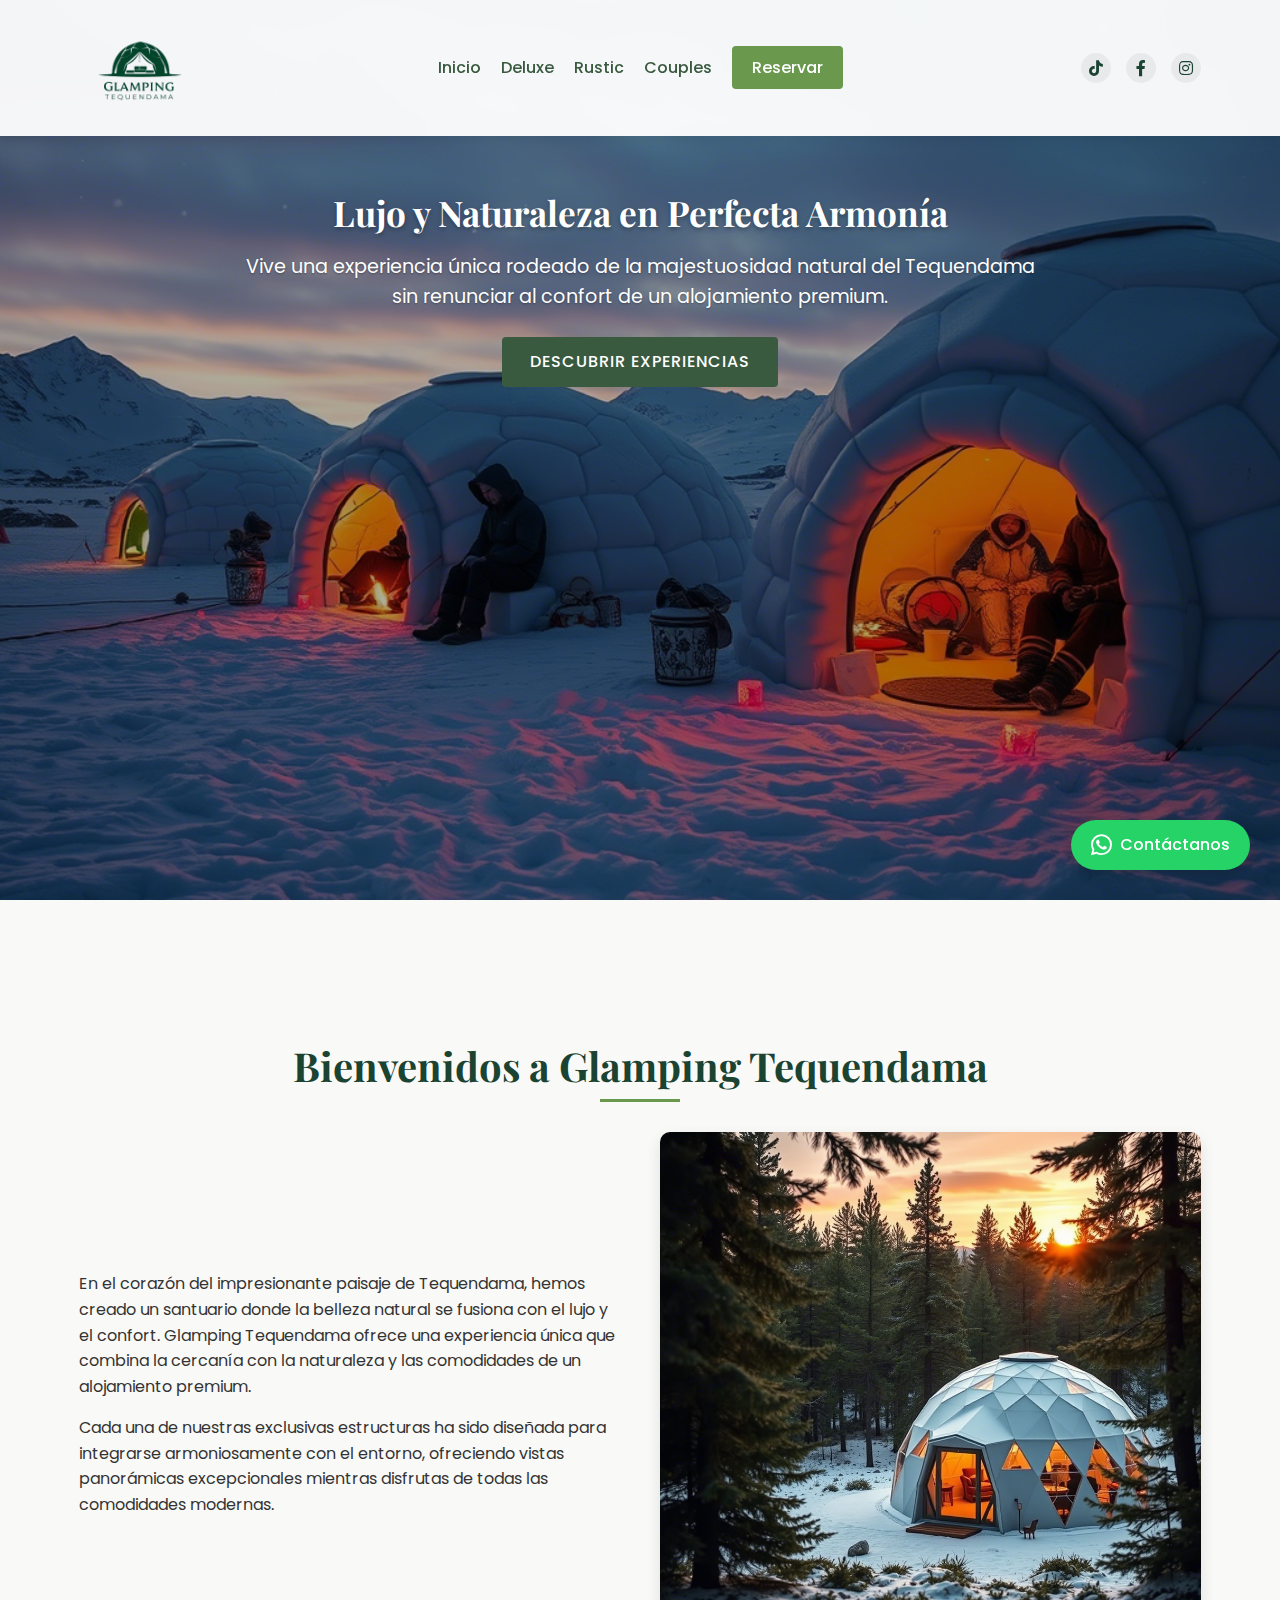
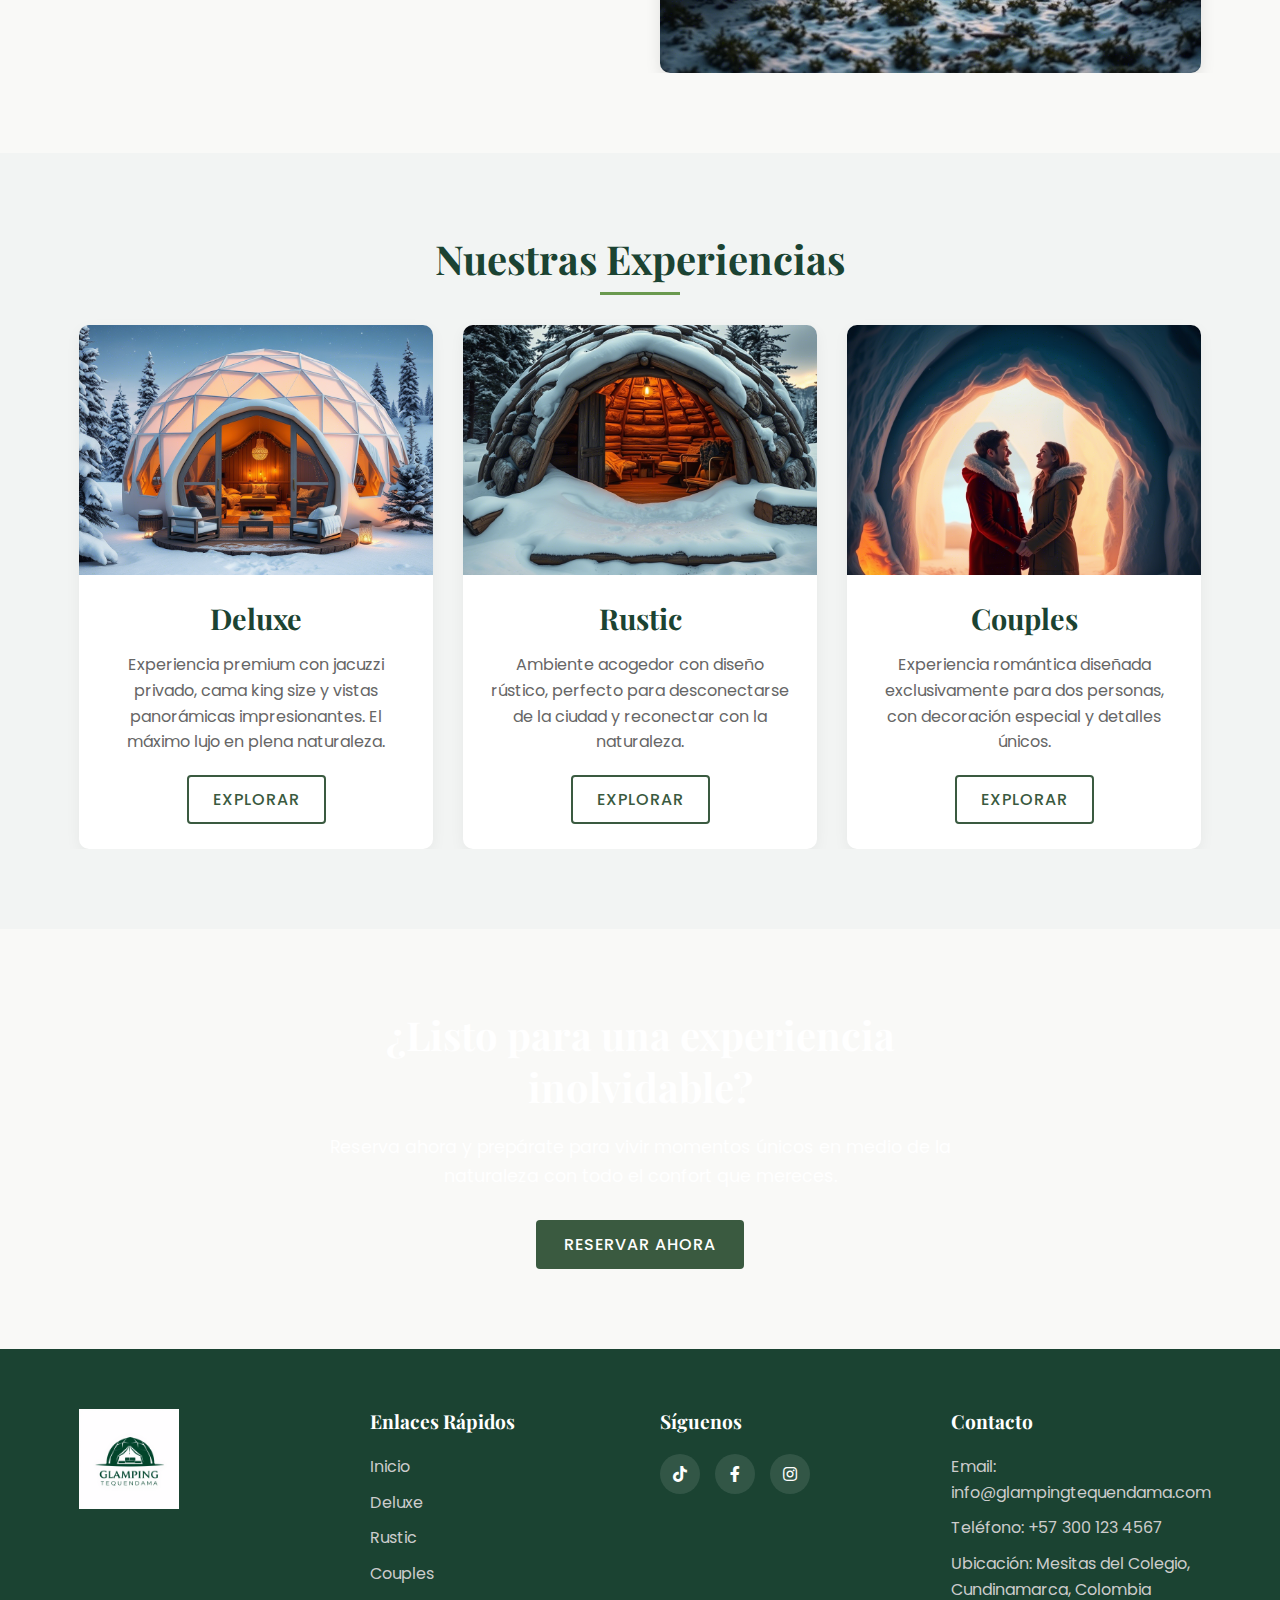
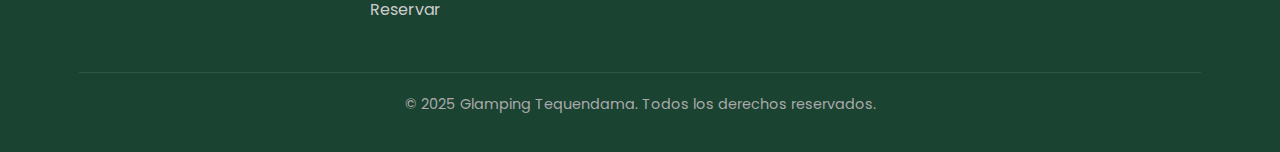
<file: index.html>
<!DOCTYPE html>
<html lang="es">
<head>
    <meta charset="UTF-8">
    <meta name="viewport" content="width=device-width, initial-scale=1.0">
    <title>Glamping Tequendama | Experiencia Premium en la Naturaleza</title>
    <link rel="stylesheet" href="styles.css">
    <link rel="preconnect" href="https://fonts.googleapis.com">
    <link rel="preconnect" href="https://fonts.gstatic.com" crossorigin>
    <link href="https://fonts.googleapis.com/css2?family=Playfair+Display:wght@400;700&family=Poppins:wght@300;400;500;600&display=swap" rel="stylesheet">
    <link rel="stylesheet" href="https://cdnjs.cloudflare.com/ajax/libs/font-awesome/5.15.4/css/all.min.css">
</head>
<body>
    <header>
        <div class="container">
            <div class="logo">
                <a href="index.html">
                    <img src="Logo12.png" alt="Logo Glamping Tequendama">
                </a>
            </div>
                <input type="checkbox" id="check">
                <label for="check" class="menu-icon">
                    <i class="fas fa-bars"></i>
                </label>
                <ul class="nav-links">
                    <li><a href="index.html">Inicio</a></li>
                    <li><a href="deluxe.html">Deluxe</a></li>
                    <li><a href="rustic.html">Rustic</a></li>
                    <li><a href="couples.html">Couples</a></li>
                    <li><a href="reserva.html" class="btn-reserva">Reservar</a></li>
                </ul>
            </nav>
            <!-- Añadir iconos sociales al encabezado -->
            <div class="social-icons">
                <a href="https://www.tiktok.com/@glampingtequendama" target="_blank"><i class="fab fa-tiktok"></i></a>
                <a href="https://www.facebook.com/glampingtequendama" target="_blank"><i class="fab fa-facebook-f"></i></a>
                <a href="https://www.instagram.com/glampingtequendama" target="_blank"><i class="fab fa-instagram"></i></a>
            </div>
        </div>
    </header>

    <section class="hero">
        <div class="hero-overlay"></div>
        <div class="container">
            <div class="hero-content">
                <h2>Lujo y Naturaleza en Perfecta Armonía</h2>
                <p>Vive una experiencia única rodeado de la majestuosidad natural del Tequendama sin renunciar al confort de un alojamiento premium.</p>
                <a href="#glamping-options" class="btn-primary">Descubrir Experiencias</a>
            </div>
        </div>
    </section>

    <!-- Resto del código HTML sin cambios -->
    
    <section id="about" class="about">
        <div class="container">
            <h2 class="section-title">Bienvenidos a Glamping Tequendama</h2>
            <div class="about-content">
                <div class="about-text">
                    <p>En el corazón del impresionante paisaje de Tequendama, hemos creado un santuario donde la belleza natural se fusiona con el lujo y el confort. Glamping Tequendama ofrece una experiencia única que combina la cercanía con la naturaleza y las comodidades de un alojamiento premium.</p>
                    <p>Cada una de nuestras exclusivas estructuras ha sido diseñada para integrarse armoniosamente con el entorno, ofreciendo vistas panorámicas excepcionales mientras disfrutas de todas las comodidades modernas.</p>
                </div>
                <div class="about-image">
                    <img src="index.png" alt="Glamping Deluxe">
                </div>
            </div>
        </div>
    </section>

    <section id="glamping-options" class="glamping-options">
        <div class="container">
            <h2 class="section-title">Nuestras Experiencias</h2>
            <div class="options-grid">
                <div class="option-card">
                    <div class="option-image">
                        <img src="deluxee.png" alt="Glamping Deluxe">
                    </div>
                    <div class="option-content">
                        <h3>Deluxe</h3>
                        <p>Experiencia premium con jacuzzi privado, cama king size y vistas panorámicas impresionantes. El máximo lujo en plena naturaleza.</p>
                        <a href="deluxe.html" class="btn-secondary">Explorar</a>
                    </div>
                </div>

                <div class="option-card">
                    <div class="option-image">
                        <img src="Rustic1.png" alt="Glamping Rustic">
                    </div>
                    <div class="option-content">
                        <h3>Rustic</h3>
                        <p>Ambiente acogedor con diseño rústico, perfecto para desconectarse de la ciudad y reconectar con la naturaleza.</p>
                        <a href="rustic.html" class="btn-secondary">Explorar</a>
                    </div>
                </div>

                <div class="option-card">
                    <div class="option-image">
                        <img src="Couple1.png" alt="Glamping Couples">
                    </div>
                    <div class="option-content">
                        <h3>Couples</h3>
                        <p>Experiencia romántica diseñada exclusivamente para dos personas, con decoración especial y detalles únicos.</p>
                        <a href="couples.html" class="btn-secondary">Explorar</a>
                    </div>
                </div>
            </div>
        </div>
    </section>

    <section class="cta">
        <div class="container">
            <div class="cta-content">
                <h2>¿Listo para una experiencia inolvidable?</h2>
                <p>Reserva ahora y prepárate para vivir momentos únicos en medio de la naturaleza con todo el confort que mereces.</p>
                <a href="reserva.html" class="btn-primary">Reservar Ahora</a>
            </div>
        </div>
    </section>

    <footer>
        <div class="container">
            <div class="footer-content">
                <div class="footer-logo">
                    <a href="index.html">
                        <img src="Logo9.png" alt="Logo Glamping Tequendama">
                    </a>
                </div>
                <div class="footer-links">
                    <h3>Enlaces Rápidos</h3>
                    <ul>
                        <li><a href="index.html">Inicio</a></li>
                        <li><a href="deluxe.html">Deluxe</a></li>
                        <li><a href="rustic.html">Rustic</a></li>
                        <li><a href="couples.html">Couples</a></li>
                        <li><a href="reserva.html">Reservar</a></li>
                    </ul>
                </div>
                <div class="footer-social">
                    <h3>Síguenos</h3>
                    <div class="social-icons">
                        <a href="https://www.tiktok.com/@glampingtequendama" target="_blank"><i class="fab fa-tiktok"></i></a>
                        <a href="https://www.facebook.com/glampingtequendama" target="_blank"><i class="fab fa-facebook-f"></i></a>
                        <a href="https://www.instagram.com/glampingtequendama" target="_blank"><i class="fab fa-instagram"></i></a>
                    </div>
                </div>
                <div class="footer-contact">
                    <h3>Contacto</h3>
                    <p>Email: info@glampingtequendama.com</p>
                    <p>Teléfono: +57 300 123 4567</p>
                    <p>Ubicación: Mesitas del Colegio, Cundinamarca, Colombia</p>
                </div>
            </div>
            <div class="footer-bottom">
                <p>&copy; 2025 Glamping Tequendama. Todos los derechos reservados.</p>
            </div>
        </div>
    </footer>
    <a href="https://wa.me/573001234567" class="whatsapp-float" target="_blank">
        <i class="fab fa-whatsapp"></i>
        <span>Contáctanos</span>
    </a>
</body>
</html>
</file>
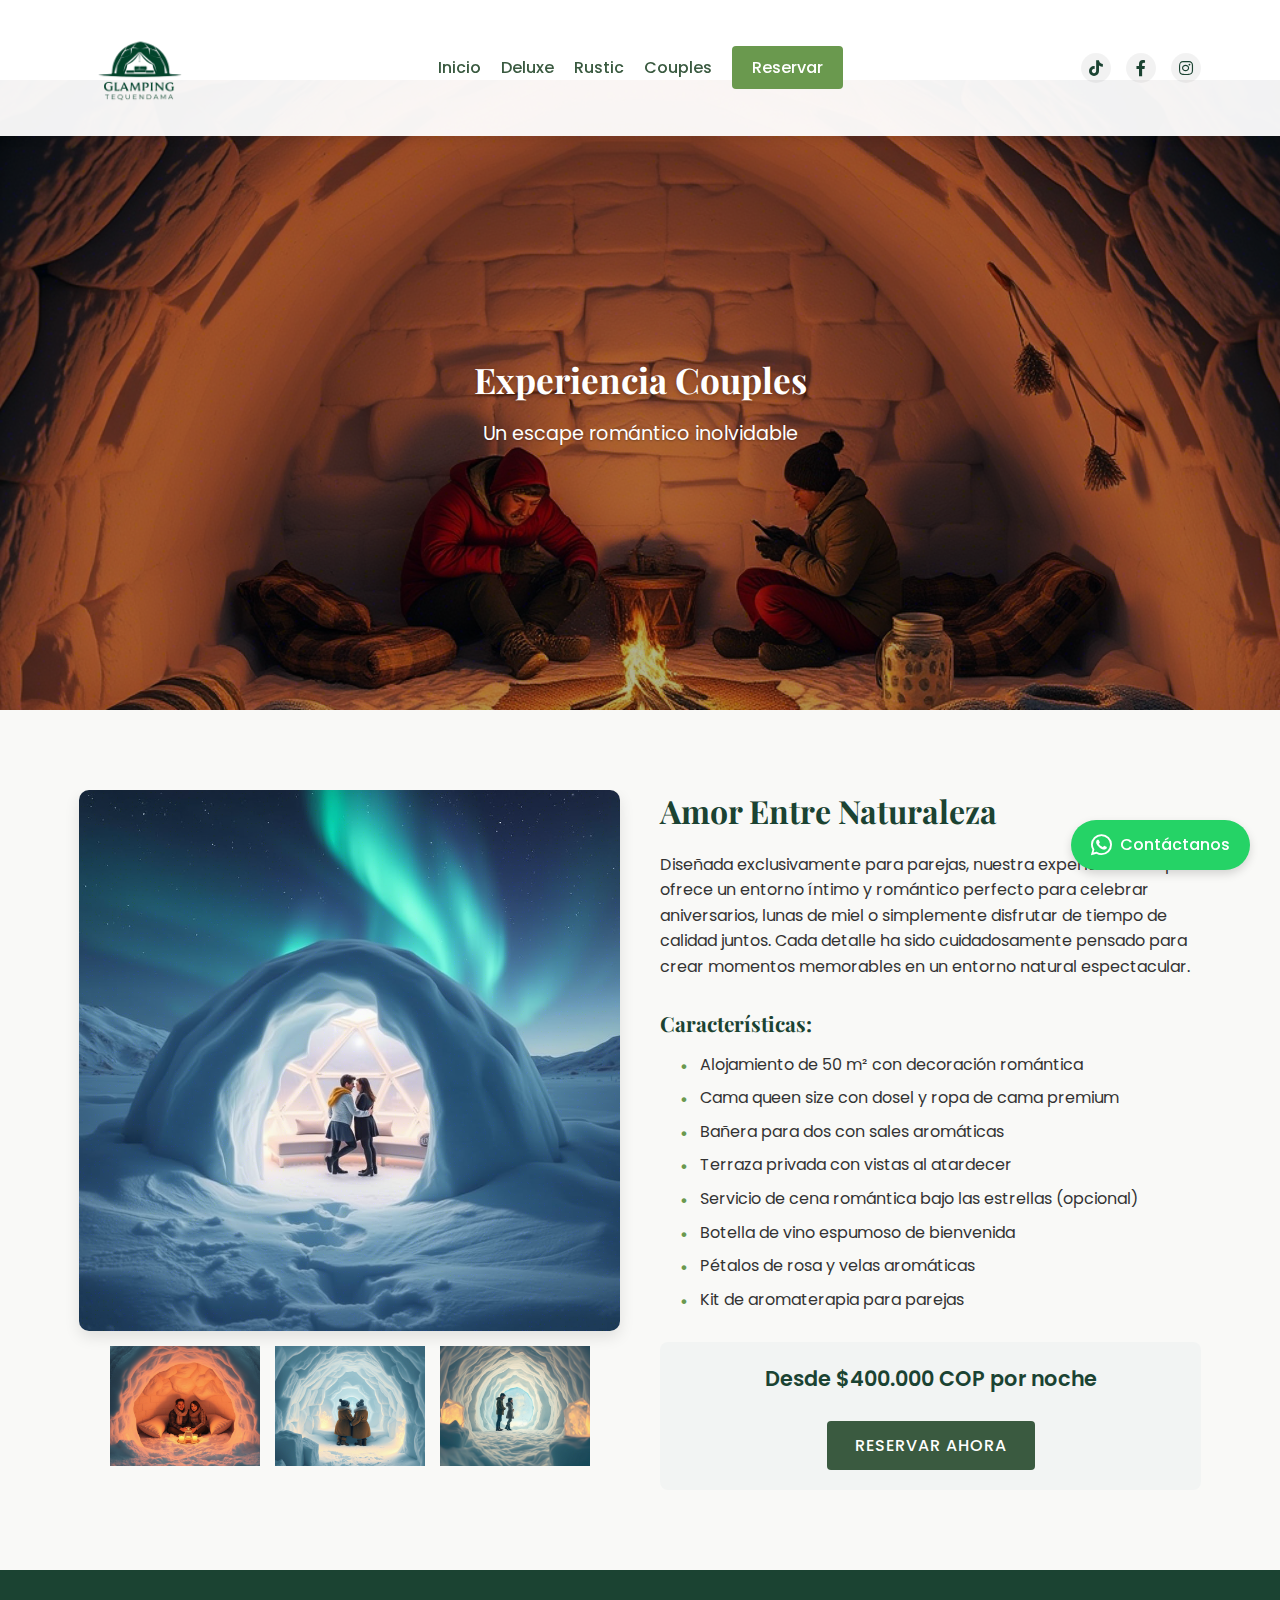
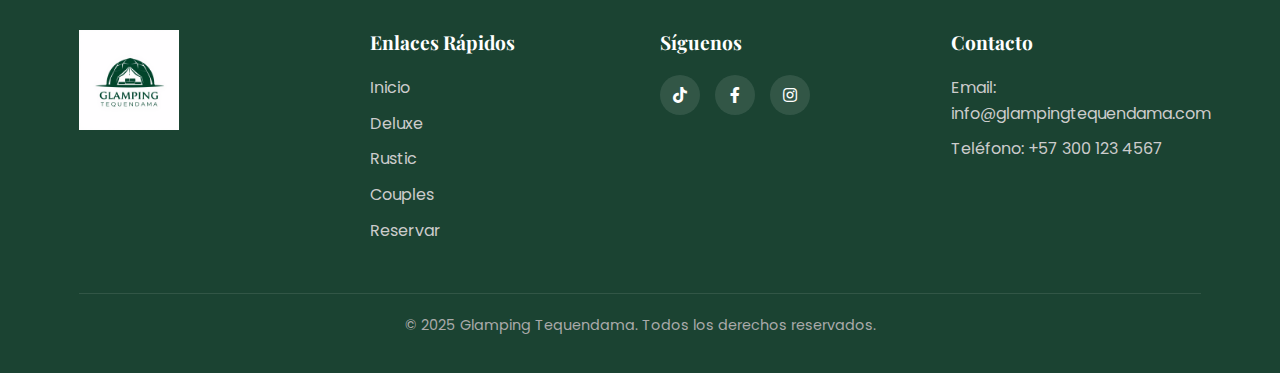
<file: couples.html>
<!DOCTYPE html>
<html lang="es">
<head>
    <meta charset="UTF-8">
    <meta name="viewport" content="width=device-width, initial-scale=1.0">
    <title>Experiencia Couples | Glamping Tequendama</title>
    <link rel="stylesheet" href="styles.css">
    <link rel="preconnect" href="https://fonts.googleapis.com">
    <link rel="preconnect" href="https://fonts.gstatic.com" crossorigin>
    <link href="https://fonts.googleapis.com/css2?family=Playfair+Display:wght@400;700&family=Poppins:wght@300;400;500;600&display=swap" rel="stylesheet">
    <link rel="stylesheet" href="https://cdnjs.cloudflare.com/ajax/libs/font-awesome/5.15.4/css/all.min.css">
</head>
<body>
    <header>
        <div class="container">
            <div class="logo">
                <a href="index.html">
                    <img src="Logo12.png" alt="Logo Glamping Tequendama">
                </a>
            </div>
                <input type="checkbox" id="check">
                <label for="check" class="menu-icon">
                    <i class="fas fa-bars"></i>
                </label>
                <ul class="nav-links">
                    <li><a href="index.html">Inicio</a></li>
                    <li><a href="deluxe.html">Deluxe</a></li>
                    <li><a href="rustic.html">Rustic</a></li>
                    <li><a href="couples.html">Couples</a></li>
                    <li><a href="reserva.html" class="btn-reserva">Reservar</a></li>
                </ul>
            </nav>
            <!-- Añadir iconos sociales al encabezado -->
            <div class="social-icons">
                <a href="https://www.tiktok.com/@glampingtequendama" target="_blank"><i class="fab fa-tiktok"></i></a>
                <a href="https://www.facebook.com/glampingtequendama" target="_blank"><i class="fab fa-facebook-f"></i></a>
                <a href="https://www.instagram.com/glampingtequendama" target="_blank"><i class="fab fa-instagram"></i></a>
            </div>
        </div>
    </header>

    <section class="experience-hero couples-hero">
        <div class="hero-overlay"></div>
        <div class="container">
            <div class="hero-content">
                <h2>Experiencia Couples</h2>
                <p>Un escape romántico inolvidable</p>
            </div>
        </div>
    </section>

    <section class="experience-details">
        <div class="container">
            <div class="experience-content">
                <div class="gallery">
                    <div class="main-image">
                        <img src="Couple2.png" alt="Interior Glamping Couples">
                    </div>
                    <div class="thumbnail-grid">
                        <img src="couple3.png" alt="Detalles Románticos">
                        <img src="couple4.png" alt="Terraza Couples">
                        <img src="couple5.png" alt="Cena Romántica">
                    </div>
                </div>
                <div class="details-text">
                    <h3>Amor Entre Naturaleza</h3>
                    <p>Diseñada exclusivamente para parejas, nuestra experiencia Couples ofrece un entorno íntimo y romántico perfecto para celebrar aniversarios, lunas de miel o simplemente disfrutar de tiempo de calidad juntos. Cada detalle ha sido cuidadosamente pensado para crear momentos memorables en un entorno natural espectacular.</p>
                    
                    <h4>Características:</h4>
                    <ul>
                        <li>Alojamiento de 50 m² con decoración romántica</li>
                        <li>Cama queen size con dosel y ropa de cama premium</li>
                        <li>Bañera para dos con sales aromáticas</li>
                        <li>Terraza privada con vistas al atardecer</li>
                        <li>Servicio de cena romántica bajo las estrellas (opcional)</li>
                        <li>Botella de vino espumoso de bienvenida</li>
                        <li>Pétalos de rosa y velas aromáticas</li>
                        <li>Kit de aromaterapia para parejas</li>
                    </ul>
                    
                    <div class="price-info">
                        <p class="price">Desde $400.000 COP por noche</p>
                        <a href="reserva.html" class="btn-primary">Reservar Ahora</a>
                    </div>
                </div>
            </div>
        </div>
    </section>

    <footer>
        <div class="container">
            <div class="footer-content">
                <div class="footer-logo">
                    <a href="index.html">
                        <img src="Logo9.png" alt="Logo Glamping Tequendama">
                    </a>
                </div>
                <div class="footer-links">
                    <h3>Enlaces Rápidos</h3>
                    <ul>
                        <li><a href="index.html">Inicio</a></li>
                        <li><a href="deluxe.html">Deluxe</a></li>
                        <li><a href="rustic.html">Rustic</a></li>
                        <li><a href="couples.html">Couples</a></li>
                        <li><a href="reserva.html">Reservar</a></li>
                    </ul>
                </div>
                <div class="footer-social">
                    <h3>Síguenos</h3>
                    <div class="social-icons">
                        <a href="https://www.tiktok.com/@glampingtequendama" target="_blank"><i class="fab fa-tiktok"></i></a>
                        <a href="https://www.facebook.com/glampingtequendama" target="_blank"><i class="fab fa-facebook-f"></i></a>
                        <a href="https://www.instagram.com/glampingtequendama" target="_blank"><i class="fab fa-instagram"></i></a>
                    </div>
                </div>
                <div class="footer-contact">
                    <h3>Contacto</h3>
                    <p>Email: info@glampingtequendama.com</p>
                    <p>Teléfono: +57 300 123 4567</p>
                </div>
            </div>
            <div class="footer-bottom">
                <p>&copy; 2025 Glamping Tequendama. Todos los derechos reservados.</p>
            </div>
        </div>
    </footer>
    <a href="https://wa.me/573001234567" class="whatsapp-float" target="_blank">
        <i class="fab fa-whatsapp"></i>
        <span>Contáctanos</span>
    </a>
</body>
</html>
</file>
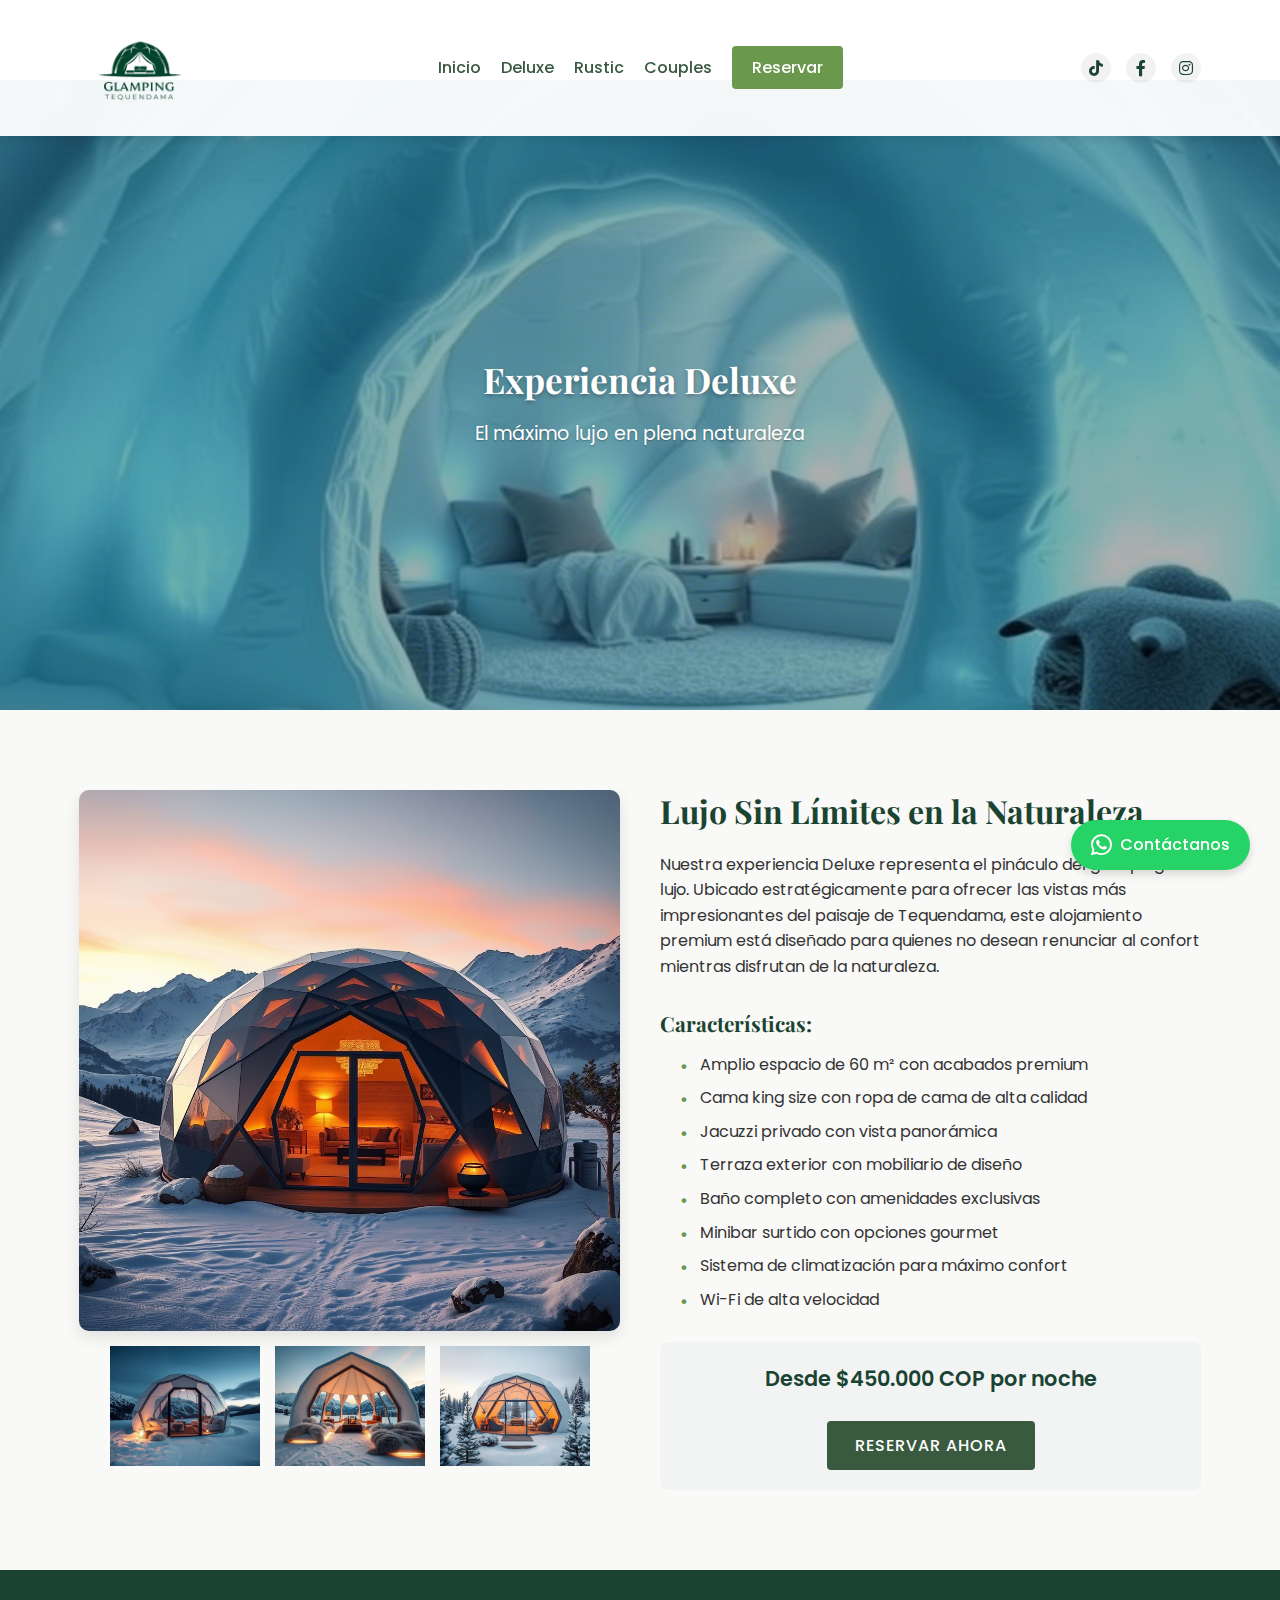
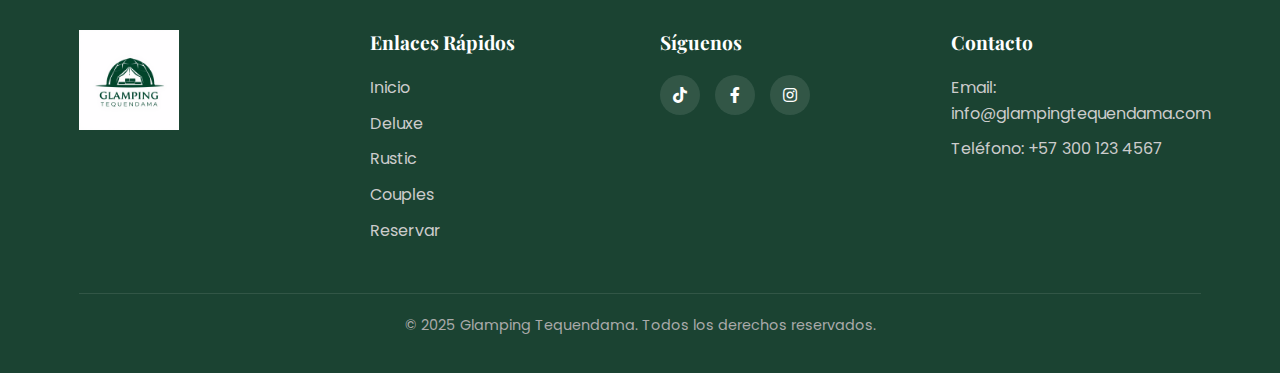
<file: deluxe.html>
<!DOCTYPE html>
<html lang="es">
<head>
    <meta charset="UTF-8">
    <meta name="viewport" content="width=device-width, initial-scale=1.0">
    <title>Experiencia Deluxe | Glamping Tequendama</title>
    <link rel="stylesheet" href="styles.css">
    <link rel="preconnect" href="https://fonts.googleapis.com">
    <link rel="preconnect" href="https://fonts.gstatic.com" crossorigin>
    <link href="https://fonts.googleapis.com/css2?family=Playfair+Display:wght@400;700&family=Poppins:wght@300;400;500;600&display=swap" rel="stylesheet">
    <link rel="stylesheet" href="https://cdnjs.cloudflare.com/ajax/libs/font-awesome/5.15.4/css/all.min.css">
</head>
<body>
    <header>
        <div class="container">
            <div class="logo">
                <a href="index.html">
                    <img src="Logo12.png" alt="Logo Glamping Tequendama">
                </a>
            </div>
                <input type="checkbox" id="check">
                <label for="check" class="menu-icon">
                    <i class="fas fa-bars"></i>
                </label>
                <ul class="nav-links">
                    <li><a href="index.html">Inicio</a></li>
                    <li><a href="deluxe.html">Deluxe</a></li>
                    <li><a href="rustic.html">Rustic</a></li>
                    <li><a href="couples.html">Couples</a></li>
                    <li><a href="reserva.html" class="btn-reserva">Reservar</a></li>
                </ul>
            </nav>
            <!-- Añadir iconos sociales al encabezado -->
            <div class="social-icons">
                <a href="https://www.tiktok.com/@glampingtequendama" target="_blank"><i class="fab fa-tiktok"></i></a>
                <a href="https://www.facebook.com/glampingtequendama" target="_blank"><i class="fab fa-facebook-f"></i></a>
                <a href="https://www.instagram.com/glampingtequendama" target="_blank"><i class="fab fa-instagram"></i></a>
            </div>
        </div>
    </header>

    <section class="experience-hero deluxe-hero">
        <div class="hero-overlay"></div>
        <div class="container">
            <div class="hero-content">
                <h2>Experiencia Deluxe</h2>
                <p>El máximo lujo en plena naturaleza</p>
            </div>
        </div>
    </section>

    <section class="experience-details">
        <div class="container">
            <div class="experience-content">
                <div class="gallery">
                    <div class="main-image">
                        <img src="deluxe2.png" alt="Interior Glamping Deluxe">
                    </div>
                    <div class="thumbnail-grid">
                        <img src="deluxe3.png" alt="Jacuzzi Deluxe">
                        <img src="deluxe4.png" alt="Vista Deluxe">
                        <img src="deluxe5.png" alt="Terraza Deluxe">
                    </div>
                </div>
                <div class="details-text">
                    <h3>Lujo Sin Límites en la Naturaleza</h3>
                    <p>Nuestra experiencia Deluxe representa el pináculo del glamping de lujo. Ubicado estratégicamente para ofrecer las vistas más impresionantes del paisaje de Tequendama, este alojamiento premium está diseñado para quienes no desean renunciar al confort mientras disfrutan de la naturaleza.</p>
                    
                    <h4>Características:</h4>
                    <ul>
                        <li>Amplio espacio de 60 m² con acabados premium</li>
                        <li>Cama king size con ropa de cama de alta calidad</li>
                        <li>Jacuzzi privado con vista panorámica</li>
                        <li>Terraza exterior con mobiliario de diseño</li>
                        <li>Baño completo con amenidades exclusivas</li>
                        <li>Minibar surtido con opciones gourmet</li>
                        <li>Sistema de climatización para máximo confort</li>
                        <li>Wi-Fi de alta velocidad</li>
                    </ul>
                    
                    <div class="price-info">
                        <p class="price">Desde $450.000 COP por noche</p>
                        <a href="reserva.html" class="btn-primary">Reservar Ahora</a>
                    </div>
                </div>
            </div>
        </div>
    </section>

    <footer>
        <div class="container">
            <div class="footer-content">
                <div class="footer-logo">
                    <a href="index.html">
                        <img src="Logo9.png" alt="Logo Glamping Tequendama">
                    </a>
                </div>
                <div class="footer-links">
                    <h3>Enlaces Rápidos</h3>
                    <ul>
                        <li><a href="index.html">Inicio</a></li>
                        <li><a href="deluxe.html">Deluxe</a></li>
                        <li><a href="rustic.html">Rustic</a></li>
                        <li><a href="couples.html">Couples</a></li>
                        <li><a href="reserva.html">Reservar</a></li>
                    </ul>
                </div>
                <div class="footer-social">
                    <h3>Síguenos</h3>
                    <div class="social-icons">
                        <a href="https://www.tiktok.com/@glampingtequendama" target="_blank"><i class="fab fa-tiktok"></i></a>
                        <a href="https://www.facebook.com/glampingtequendama" target="_blank"><i class="fab fa-facebook-f"></i></a>
                        <a href="https://www.instagram.com/glampingtequendama" target="_blank"><i class="fab fa-instagram"></i></a>
                    </div>
                </div>
                <div class="footer-contact">
                    <h3>Contacto</h3>
                    <p>Email: info@glampingtequendama.com</p>
                    <p>Teléfono: +57 300 123 4567</p>
                </div>
            </div>
            <div class="footer-bottom">
                <p>&copy; 2025 Glamping Tequendama. Todos los derechos reservados.</p>
            </div>
        </div>
    </footer>
    <a href="https://wa.me/573001234567" class="whatsapp-float" target="_blank">
        <i class="fab fa-whatsapp"></i>
        <span>Contáctanos</span>
    </a>
</body>
</html>
</file>
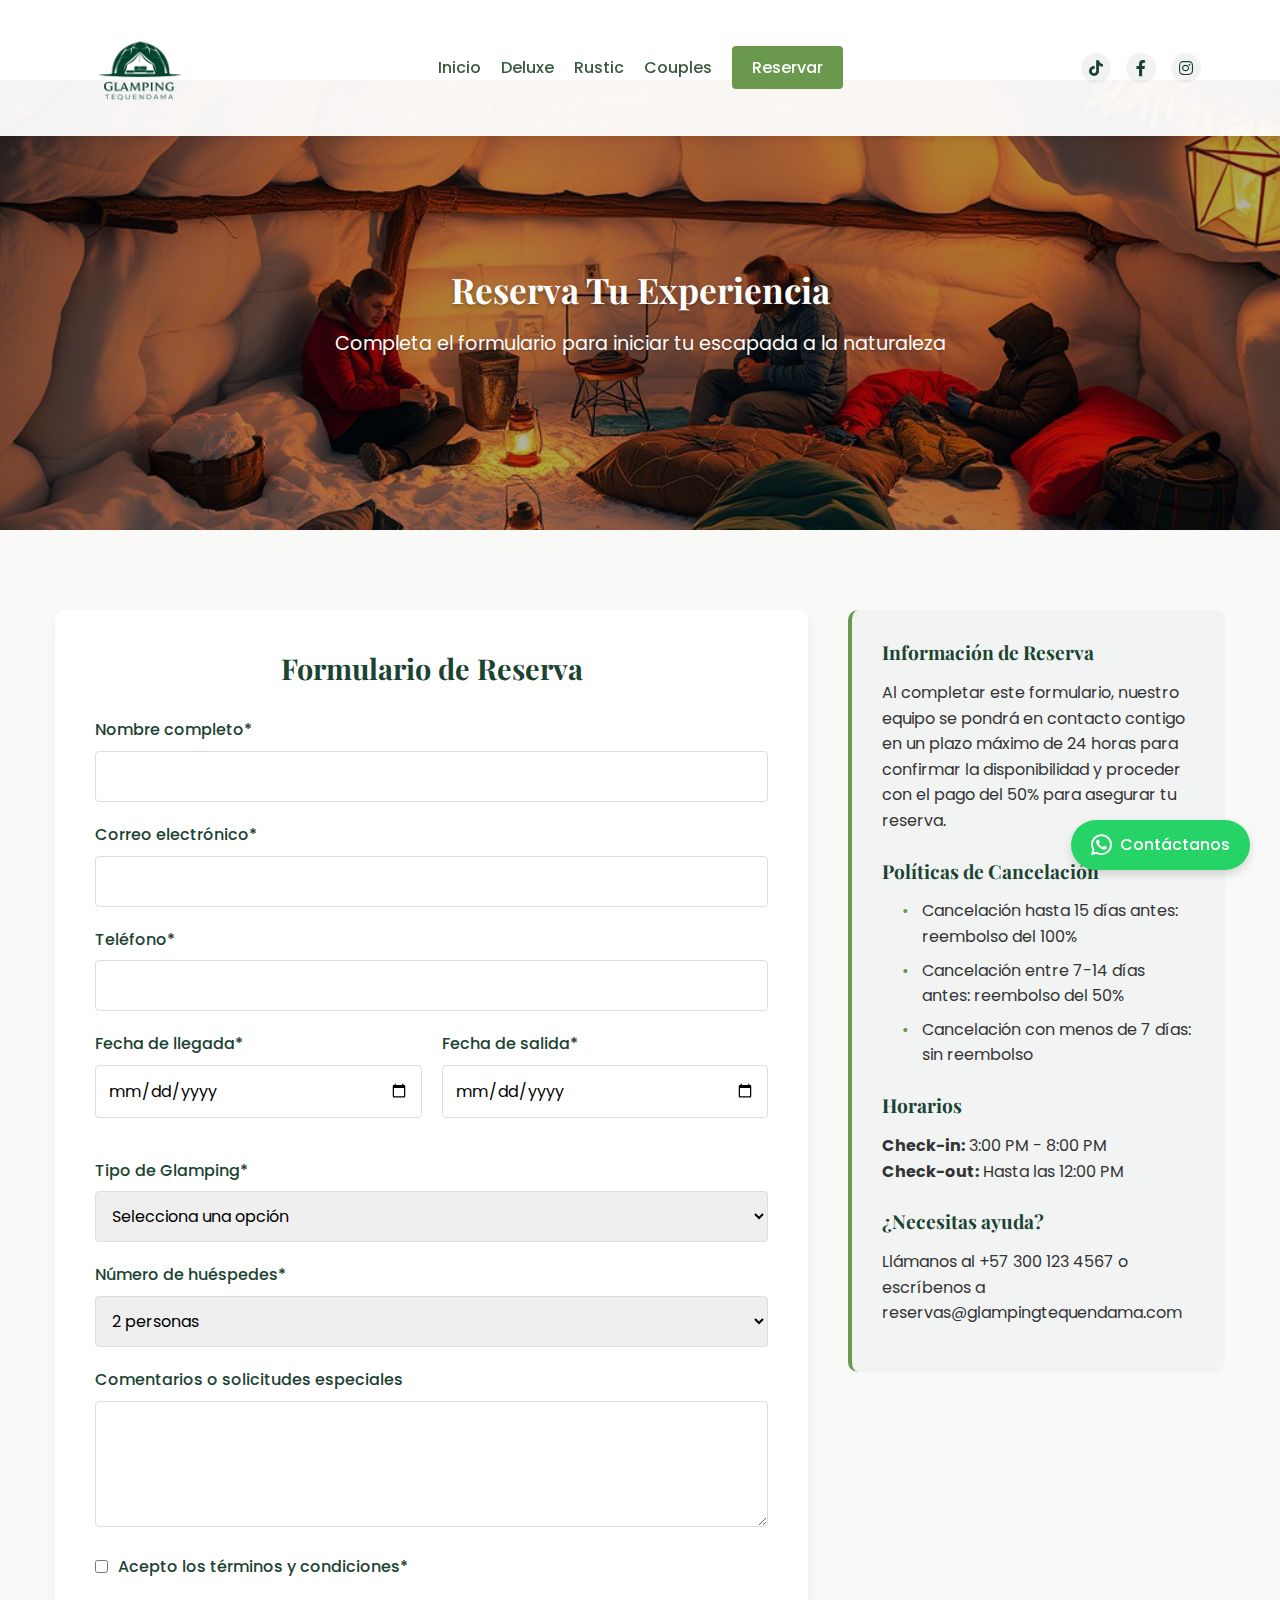
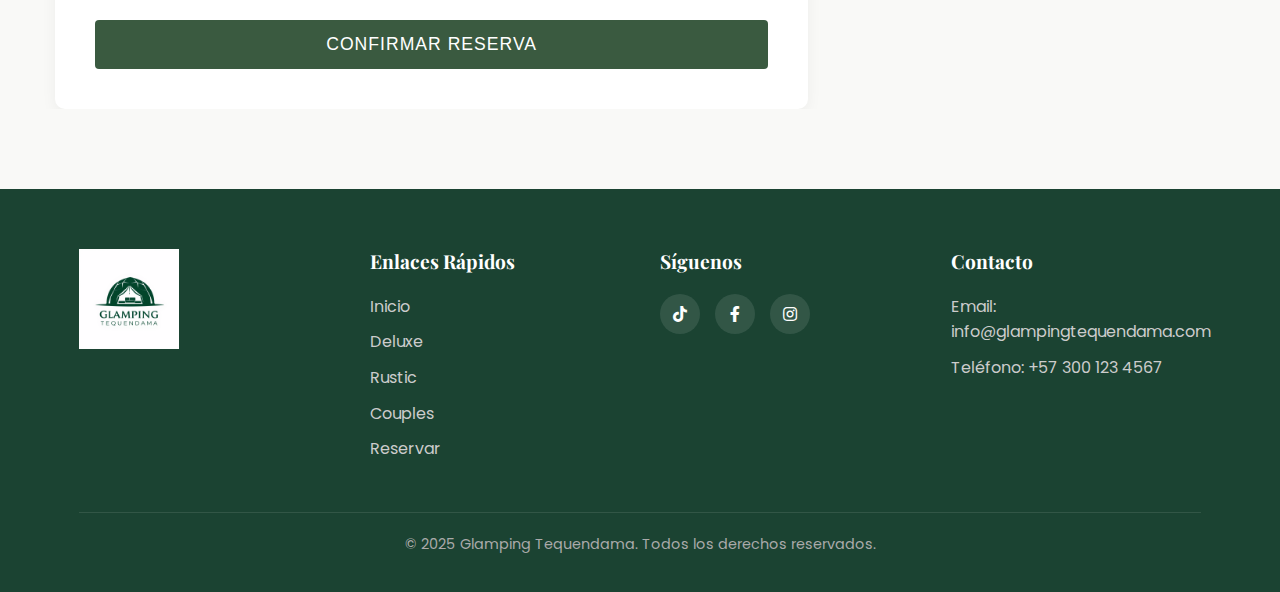
<file: reserva.html>
<!DOCTYPE html>
<html lang="es">
<head>
    <meta charset="UTF-8">
    <meta name="viewport" content="width=device-width, initial-scale=1.0">
    <title>Reserva | Glamping Tequendama</title>
    <link rel="stylesheet" href="styles.css">
    <link rel="preconnect" href="https://fonts.googleapis.com">
    <link rel="preconnect" href="https://fonts.gstatic.com" crossorigin>
    <link href="https://fonts.googleapis.com/css2?family=Playfair+Display:wght@400;700&family=Poppins:wght@300;400;500;600&display=swap" rel="stylesheet">
    <link rel="stylesheet" href="https://cdnjs.cloudflare.com/ajax/libs/font-awesome/5.15.4/css/all.min.css">
</head>
<body>
    <header>
        <div class="container">
            <div class="logo">
                <a href="index.html">
                    <img src="Logo12.png" alt="Logo Glamping Tequendama">
                </a>
            </div>
                <input type="checkbox" id="check">
                <label for="check" class="menu-icon">
                    <i class="fas fa-bars"></i>
                </label>
                <ul class="nav-links">
                    <li><a href="index.html">Inicio</a></li>
                    <li><a href="deluxe.html">Deluxe</a></li>
                    <li><a href="rustic.html">Rustic</a></li>
                    <li><a href="couples.html">Couples</a></li>
                    <li><a href="reserva.html" class="btn-reserva">Reservar</a></li>
                </ul>
            </nav>
            <!-- Añadir iconos sociales al encabezado -->
            <div class="social-icons">
                <a href="https://www.tiktok.com/@glampingtequendama" target="_blank"><i class="fab fa-tiktok"></i></a>
                <a href="https://www.facebook.com/glampingtequendama" target="_blank"><i class="fab fa-facebook-f"></i></a>
                <a href="https://www.instagram.com/glampingtequendama" target="_blank"><i class="fab fa-instagram"></i></a>
            </div>
        </div>
    </header>

    <section class="reservation-hero">
        <div class="hero-overlay"></div>
        <div class="container">
            <div class="hero-content">
                <h2>Reserva Tu Experiencia</h2>
                <p>Completa el formulario para iniciar tu escapada a la naturaleza</p>
            </div>
        </div>
    </section>

    <section class="reservation-form">
        <div class="container">
            <div class="form-wrapper">
                <h3>Formulario de Reserva</h3>
                <form id="booking-form" action="#" method="POST">
                    <div class="form-group">
                        <label for="nombre">Nombre completo*</label>
                        <input type="text" id="nombre" name="nombre" required>
                    </div>
                    
                    <div class="form-group">
                        <label for="email">Correo electrónico*</label>
                        <input type="email" id="email" name="email" required>
                    </div>
                    
                    <div class="form-group">
                        <label for="telefono">Teléfono*</label>
                        <input type="tel" id="telefono" name="telefono" required>
                    </div>
                    
                    <div class="form-row">
                        <div class="form-group half">
                            <label for="fecha-llegada">Fecha de llegada*</label>
                            <input type="date" id="fecha-llegada" name="fecha-llegada" required>
                        </div>
                        
                        <div class="form-group half">
                            <label for="fecha-salida">Fecha de salida*</label>
                            <input type="date" id="fecha-salida" name="fecha-salida" required>
                        </div>
                    </div>
                    
                    <div class="form-group">
                        <label for="tipo-glamping">Tipo de Glamping*</label>
                        <select id="tipo-glamping" name="tipo-glamping" required>
                            <option value="">Selecciona una opción</option>
                            <option value="deluxe">Deluxe</option>
                            <option value="rustic">Rustic</option>
                            <option value="couples">Couples</option>
                        </select>
                    </div>
                    
                    <div class="form-group">
                        <label for="huespedes">Número de huéspedes*</label>
                        <select id="huespedes" name="huespedes" required>
                            <option value="1">1 persona</option>
                            <option value="2" selected>2 personas</option>
                            <option value="3">3 personas</option>
                            <option value="4">4 personas</option>
                        </select>
                    </div>
                    
                    <div class="form-group">
                        <label for="comentarios">Comentarios o solicitudes especiales</label>
                        <textarea id="comentarios" name="comentarios" rows="4"></textarea>
                    </div>
                    
                    <div class="form-group checkbox">
                        <input type="checkbox" id="terminos" name="terminos" required>
                        <label for="terminos">Acepto los términos y condiciones*</label>
                    </div>
                    
                    <button type="submit" class="btn-primary">Confirmar Reserva</button>
                </form>
            </div>
            
            <div class="reservation-info">
                <div class="info-card">
                    <h4>Información de Reserva</h4>
                    <p>Al completar este formulario, nuestro equipo se pondrá en contacto contigo en un plazo máximo de 24 horas para confirmar la disponibilidad y proceder con el pago del 50% para asegurar tu reserva.</p>
                    
                    <h4>Políticas de Cancelación</h4>
                    <ul>
                        <li>Cancelación hasta 15 días antes: reembolso del 100%</li>
                        <li>Cancelación entre 7-14 días antes: reembolso del 50%</li>
                        <li>Cancelación con menos de 7 días: sin reembolso</li>
                    </ul>
                    
                    <h4>Horarios</h4>
                    <p><strong>Check-in:</strong> 3:00 PM - 8:00 PM<br>
                    <strong>Check-out:</strong> Hasta las 12:00 PM</p>
                    
                    <h4>¿Necesitas ayuda?</h4>
                    <p>Llámanos al +57 300 123 4567 o escríbenos a reservas@glampingtequendama.com</p>
                </div>
            </div>
        </div>
    </section>

    <footer>
        <div class="container">
            <div class="footer-content">
                <div class="footer-logo">
                    <a href="index.html">
                        <img src="Logo9.png" alt="Logo Glamping Tequendama">
                    </a>
                </div>
                <div class="footer-links">
                    <h3>Enlaces Rápidos</h3>
                    <ul>
                        <li><a href="index.html">Inicio</a></li>
                        <li><a href="deluxe.html">Deluxe</a></li>
                        <li><a href="rustic.html">Rustic</a></li>
                        <li><a href="couples.html">Couples</a></li>
                        <li><a href="reserva.html">Reservar</a></li>
                    </ul>
                </div>
                <div class="footer-social">
                    <h3>Síguenos</h3>
                    <div class="social-icons">
                        <a href="https://www.tiktok.com/@glampingtequendama" target="_blank"><i class="fab fa-tiktok"></i></a>
                        <a href="https://www.facebook.com/glampingtequendama" target="_blank"><i class="fab fa-facebook-f"></i></a>
                        <a href="https://www.instagram.com/glampingtequendama" target="_blank"><i class="fab fa-instagram"></i></a>
                    </div>
                </div>
                <div class="footer-contact">
                    <h3>Contacto</h3>
                    <p>Email: info@glampingtequendama.com</p>
                    <p>Teléfono: +57 300 123 4567</p>
                </div>
            </div>
            <div class="footer-bottom">
                <p>&copy; 2025 Glamping Tequendama. Todos los derechos reservados.</p>
            </div>
        </div>
    </footer>
    <a href="https://wa.me/573001234567" class="whatsapp-float" target="_blank">
        <i class="fab fa-whatsapp"></i>
        <span>Contáctanos</span>
    </a>
</body>
</html>
</file>
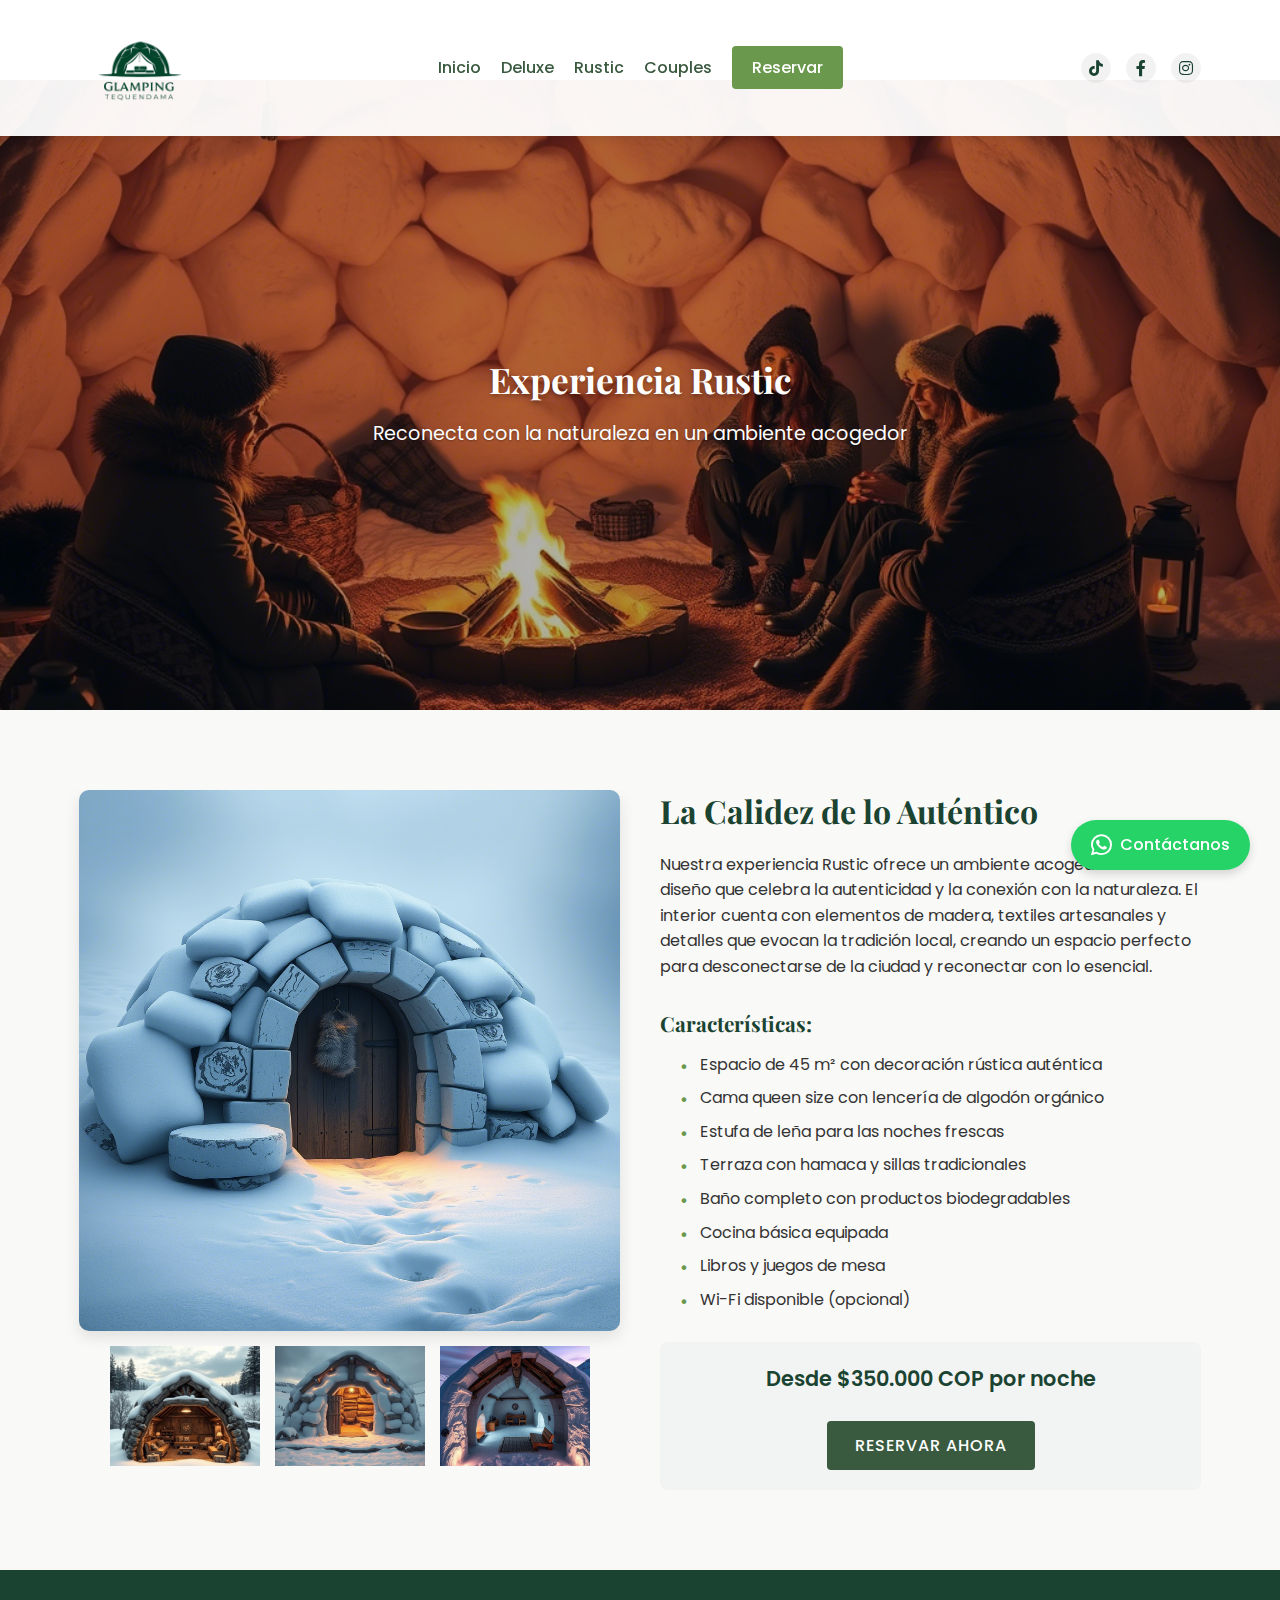
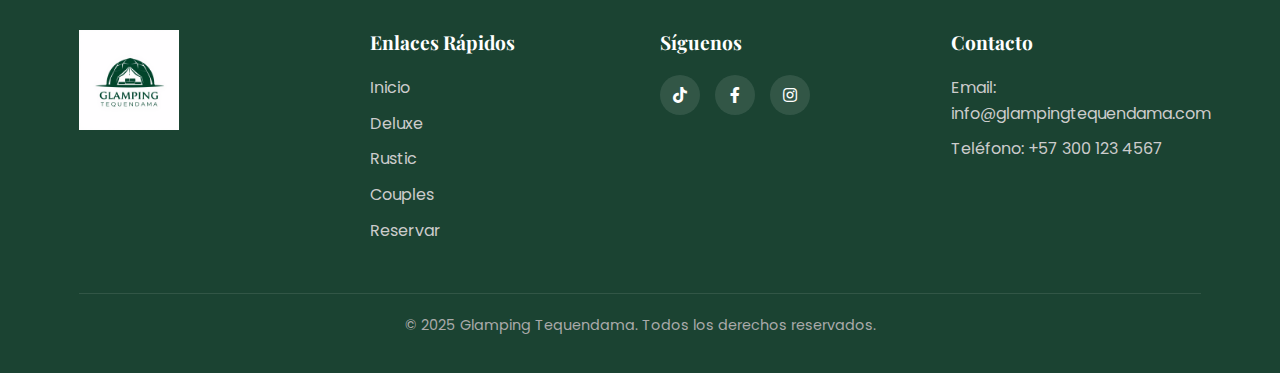
<file: rustic.html>
<!DOCTYPE html>
<html lang="es">
<head>
    <meta charset="UTF-8">
    <meta name="viewport" content="width=device-width, initial-scale=1.0">
    <title>Experiencia Rustic | Glamping Tequendama</title>
    <link rel="stylesheet" href="styles.css">
    <link rel="preconnect" href="https://fonts.googleapis.com">
    <link rel="preconnect" href="https://fonts.gstatic.com" crossorigin>
    <link href="https://fonts.googleapis.com/css2?family=Playfair+Display:wght@400;700&family=Poppins:wght@300;400;500;600&display=swap" rel="stylesheet">
    <link rel="stylesheet" href="https://cdnjs.cloudflare.com/ajax/libs/font-awesome/5.15.4/css/all.min.css">
</head>
<body>
    <header>
        <div class="container">
            <div class="logo">
                <a href="index.html">
                    <img src="Logo12.png" alt="Logo Glamping Tequendama">
                </a>
            </div>
                <input type="checkbox" id="check">
                <label for="check" class="menu-icon">
                    <i class="fas fa-bars"></i>
                </label>
                <ul class="nav-links">
                    <li><a href="index.html">Inicio</a></li>
                    <li><a href="deluxe.html">Deluxe</a></li>
                    <li><a href="rustic.html">Rustic</a></li>
                    <li><a href="couples.html">Couples</a></li>
                    <li><a href="reserva.html" class="btn-reserva">Reservar</a></li>
                </ul>
            </nav>
            <!-- Añadir iconos sociales al encabezado -->
            <div class="social-icons">
                <a href="https://www.tiktok.com/@glampingtequendama" target="_blank"><i class="fab fa-tiktok"></i></a>
                <a href="https://www.facebook.com/glampingtequendama" target="_blank"><i class="fab fa-facebook-f"></i></a>
                <a href="https://www.instagram.com/glampingtequendama" target="_blank"><i class="fab fa-instagram"></i></a>
            </div>
        </div>
    </header>

    <section class="experience-hero rustic-hero">
        <div class="hero-overlay"></div>
        <div class="container">
            <div class="hero-content">
                <h2>Experiencia Rustic</h2>
                <p>Reconecta con la naturaleza en un ambiente acogedor</p>
            </div>
        </div>
    </section>

    <section class="experience-details">
        <div class="container">
            <div class="experience-content">
                <div class="gallery">
                    <div class="main-image">
                        <img src="rustic2.png" alt="Interior Glamping Rustic">
                    </div>
                    <div class="thumbnail-grid">
                        <img src="rustic3.png" alt="Detalles Rustic">
                        <img src="rustic5.png" alt="Exterior Rustic">
                        <img src="rustc6.png" alt="Ambiente Rustic">
                    </div>
                </div>
                <div class="details-text">
                    <h3>La Calidez de lo Auténtico</h3>
                    <p>Nuestra experiencia Rustic ofrece un ambiente acogedor con un diseño que celebra la autenticidad y la conexión con la naturaleza. El interior cuenta con elementos de madera, textiles artesanales y detalles que evocan la tradición local, creando un espacio perfecto para desconectarse de la ciudad y reconectar con lo esencial.</p>
                    
                    <h4>Características:</h4>
                    <ul>
                        <li>Espacio de 45 m² con decoración rústica auténtica</li>
                        <li>Cama queen size con lencería de algodón orgánico</li>
                        <li>Estufa de leña para las noches frescas</li>
                        <li>Terraza con hamaca y sillas tradicionales</li>
                        <li>Baño completo con productos biodegradables</li>
                        <li>Cocina básica equipada</li>
                        <li>Libros y juegos de mesa</li>
                        <li>Wi-Fi disponible (opcional)</li>
                    </ul>
                    
                    <div class="price-info">
                        <p class="price">Desde $350.000 COP por noche</p>
                        <a href="reserva.html" class="btn-primary">Reservar Ahora</a>
                    </div>
                </div>
            </div>
        </div>
    </section>

    <footer>
        <div class="container">
            <div class="footer-content">
                <div class="footer-logo">
                    <a href="index.html">
                        <img src="Logo9.png" alt="Logo Glamping Tequendama">
                    </a>
                </div>
                <div class="footer-links">
                    <h3>Enlaces Rápidos</h3>
                    <ul>
                        <li><a href="index.html">Inicio</a></li>
                        <li><a href="deluxe.html">Deluxe</a></li>
                        <li><a href="rustic.html">Rustic</a></li>
                        <li><a href="couples.html">Couples</a></li>
                        <li><a href="reserva.html">Reservar</a></li>
                    </ul>
                </div>
                <div class="footer-social">
                    <h3>Síguenos</h3>
                    <div class="social-icons">
                        <a href="https://www.tiktok.com/@glampingtequendama" target="_blank"><i class="fab fa-tiktok"></i></a>
                        <a href="https://www.facebook.com/glampingtequendama" target="_blank"><i class="fab fa-facebook-f"></i></a>
                        <a href="https://www.instagram.com/glampingtequendama" target="_blank"><i class="fab fa-instagram"></i></a>
                    </div>
                </div>
                <div class="footer-contact">
                    <h3>Contacto</h3>
                    <p>Email: info@glampingtequendama.com</p>
                    <p>Teléfono: +57 300 123 4567</p>
                </div>
            </div>
            <div class="footer-bottom">
                <p>&copy; 2025 Glamping Tequendama. Todos los derechos reservados.</p>
            </div>
        </div>
    </footer>
    <a href="https://wa.me/573001234567" class="whatsapp-float" target="_blank">
        <i class="fab fa-whatsapp"></i>
        <span>Contáctanos</span>
    </a>
</body>
</html>
</file>
<file: styles.css>
/* === RESET Y ESTILOS BASE === */
* {
    margin: 0;
    padding: 0;
    box-sizing: border-box;
}

html {
    scroll-behavior: smooth;
    overflow-x: hidden; /* Prevenir scroll horizontal en toda la página */
}


body {
    overflow-x: hidden; /* Reforzar prevención de scroll horizontal */
    font-family: 'Poppins', sans-serif;
    font-size: 16px;
    line-height: 1.6;
    color: #333;
    background-color: #f9f9f7;
    width: 100%; /* Asegurar que el cuerpo no exceda el ancho de la ventana */
}
img {
    max-width: 100%;
    height: auto;
    display: block;
}

a {
    text-decoration: none;
    color: #3a5a40;
    transition: all 0.3s ease;
}

a:hover {
    color: #6a994e;
}

ul {
    list-style: none;
}

h1, h2, h3, h4, h5, h6 {
    font-family: 'Playfair Display', serif;
    font-weight: 700;
    line-height: 1.3;
    margin-bottom: 1rem;
    color: #1b4332;
}

p {
    margin-bottom: 1rem;
}

.container {
    width: 90%;
    max-width: 1200px;
    margin: 0 auto;
    padding: 0 15px;
    overflow-x: hidden; /* Prevenir desbordamiento horizontal en contenedores */
}

/* === BOTONES === */
.btn-primary {
    display: inline-block;
    background-color: #3a5a40;
    color: #fff;
    padding: 12px 28px;
    border-radius: 4px;
    text-transform: uppercase;
    font-weight: 500;
    letter-spacing: 1px;
    transition: all 0.3s ease;
    border: none;
    cursor: pointer;
}

.btn-primary:hover {
    background-color: #6a994e;
    color: #fff;
    transform: translateY(-2px);
    box-shadow: 0 4px 8px rgba(0, 0, 0, 0.1);
}

.btn-secondary {
    display: inline-block;
    background-color: transparent;
    color: #3a5a40;
    padding: 10px 24px;
    border-radius: 4px;
    text-transform: uppercase;
    font-weight: 500;
    letter-spacing: 1px;
    transition: all 0.3s ease;
    border: 2px solid #3a5a40;
}

.btn-secondary:hover {
    background-color: #3a5a40;
    color: #fff;
}

.btn-reserva {
    background-color: #6a994e;
    color: #fff;
    padding: 10px 20px;
    border-radius: 4px;
}

.btn-reserva:hover {
    background-color: #3a5a40;
    color: #fff;
}

/* === HEADER Y NAVEGACIÓN === */
header {
    position: fixed;
    top: 0;
    left: 0;
    width: 100%;
    background-color: rgba(255, 255, 255, 0.95);
    box-shadow: 0 2px 10px rgba(0, 0, 0, 0.1);
    z-index: 1000;
    transition: all 0.3s ease;
    height: auto; /* Cambiado de 160px a auto */
    padding: 8px 0; /* Reducido de 10px a 5px */
}

header .container {
    display: flex;
    justify-content: space-between;
    align-items: center;
    padding: 0 15px;
}



.logo h1 {
    font-size: 1.8rem;
    margin: 0;
    color: #1b4332;
}

/* Ajustar el tamaño del logo */
.logo img {
    max-height: 120px; /* Reducido de 180px a 80px */
    width: auto;
    display: block;
}

.logo a {
    display: block;
    transition: all 0.3s ease;
}

.logo a:hover {
    transform: translateY(-5px);
    opacity: 0.9;
}

.logo img {
    max-height: 120px;
    width: auto;
    display: block;
    transition: all 0.3s ease;
}

nav {
    display: flex;
    align-items: center;
}

.nav-links {
    display: flex;
    align-items: center;
}

.nav-links li {
    margin-left: 20px;
}

.nav-links a {
    font-weight: 500;
    position: relative;
}

.nav-links a.active {
    color: #6a994e;
}

.nav-links a::after {
    content: '';
    position: absolute;
    bottom: -5px;
    left: 0;
    width: 0;
    height: 2px;
    background-color: #6a994e;
    transition: width 0.3s ease;
}

.nav-links a:hover::after,
.nav-links a.active::after {
    width: 100%;
}

#check {
    display: none;
}

.menu-icon {
    display: none;
    cursor: pointer;
    font-size: 24px;
    color: #1b4332;
}

/* === ICONOS SOCIALES EN ENCABEZADO === */
header .social-icons {
    display: flex;
    gap: 15px;
    margin-left: 20px;
}

header .social-icons a {
    display: flex;
    align-items: center;
    justify-content: center;
    width: 30px;
    height: 30px;
    background-color: rgba(0, 0, 0, 0.05);
    border-radius: 50%;
    color: #1b4332;
    transition: all 0.3s ease;
}

header .social-icons a:hover {
    background-color: #6a994e;
    color: #fff;
    transform: translateY(-3px);
}

/* === HERO SECTIONS === */
.hero {
    height: 100vh;
    display: flex;
    align-items: center;
    background: url('css1.png') no-repeat center center;
    background-size: cover;
    position: relative;
    margin-bottom: 60px;
}

.experience-hero {
    height: 70vh;
    display: flex;
    align-items: center;
    position: relative;
    margin-top: 80px;
    background-size: cover;
    background-position: center;
}

.deluxe-hero {
    background-image: url('css2.png');
}

.rustic-hero {
    background-image: url('css3.png');
}

.couples-hero {
    background-image: url('css4.png');
}

.reservation-hero {
    height: 50vh;
    display: flex;
    align-items: center;
    background: url('css5.png') no-repeat center center;
    background-size: cover;
    position: relative;
    margin-top: 80px;
    width: 100%; /* Asegurar ancho completo */
    overflow: hidden; /* Prevenir desbordamiento */
}

.hero-overlay {
    position: absolute;
    top: 0;
    left: 0;
    width: 100%;
    height: 100%;
    background: rgba(0, 0, 0, 0.3);
    z-index: 1;
}

.hero-content {
    z-index: 2;
    position: relative;
    color: #fff;
    text-align: center;
    max-width: 800px;
    margin: 0 auto;
}

.hero-content h2 {
    font-size: 3rem;
    margin-bottom: 1.5rem;
    color: #fff;
    text-shadow: 0 2px 4px rgba(0, 0, 0, 0.3);
}

.hero-content p {
    font-size: 1.2rem;
    margin-bottom: 2rem;
    text-shadow: 0 1px 2px rgba(0, 0, 0, 0.3);
}

/* === SECCIÓN ABOUT === */
.about {
    padding: 80px 0;
}

.section-title {
    text-align: center;
    margin-bottom: 40px;
    font-size: 2.5rem;
    position: relative;
    color: #1b4332;
}

.section-title::after {
    content: '';
    position: absolute;
    bottom: -10px;
    left: 50%;
    transform: translateX(-50%);
    width: 80px;
    height: 3px;
    background-color: #6a994e;
}

.about-content {
    display: flex;
    align-items: center;
    gap: 40px;
}

.about-text {
    flex: 1;
}

.about-image {
    flex: 1;
    border-radius: 10px;
    overflow: hidden;
    box-shadow: 0 6px 15px rgba(0, 0, 0, 0.1);
}

/* === SECCIÓN OPCIONES DE GLAMPING === */
.glamping-options {
    padding: 80px 0;
    background-color: #f2f4f3;
}

.options-grid {
    display: grid;
    grid-template-columns: repeat(auto-fit, minmax(300px, 1fr));
    gap: 30px;
}

.option-card {
    background-color: #fff;
    border-radius: 10px;
    overflow: hidden;
    box-shadow: 0 5px 15px rgba(0, 0, 0, 0.05);
    transition: all 0.3s ease;
}

.option-card:hover {
    transform: translateY(-5px);
    box-shadow: 0 10px 20px rgba(0, 0, 0, 0.1);
}

.option-image {
    height: 250px;
    overflow: hidden;
}

.option-image img {
    width: 100%;
    height: 100%;
    object-fit: cover;
    transition: transform 0.5s ease;
}

.option-card:hover .option-image img {
    transform: scale(1.05);
}

.option-content {
    padding: 25px;
    text-align: center;
}

.option-content h3 {
    margin-bottom: 15px;
    font-size: 1.8rem;
}

.option-content p {
    margin-bottom: 20px;
    color: #666;
}

/* === SECCIÓN CTA === */
.cta {
    padding: 80px 0;
    background: linear-gradient(rgba(0, 0, 0, 0.6), rgba(0, 0, 0, 0.6)), url('css6.png') no-repeat center center;
    background-size: cover;
    background-attachment: fixed;
}
.cta-content {
    text-align: center;
    color: #fff;
    max-width: 700px;
    margin: 0 auto;
}

.cta-content h2 {
    font-size: 2.5rem;
    color: #fff;
    margin-bottom: 20px;
}

.cta-content p {
    font-size: 1.1rem;
    margin-bottom: 30px;
}

/* === PÁGINAS DE EXPERIENCIA === */
.experience-details {
    padding: 80px 0;
}

.experience-content {
    display: grid;
    grid-template-columns: 1fr 1fr;
    gap: 40px;
}

.gallery {
    width: 100%;
    display: flex;
    flex-direction: column;
    align-items: center;
}

.main-image {
    border-radius: 10px;
    overflow: hidden;
    box-shadow: 0 6px 15px rgba(0, 0, 0, 0.1);
}

.thumbnail-grid {
    width: 100%;
    display: flex;
    justify-content: center;
    gap: 15px;
    margin-top: 15px;
}
.thumbnail-grid img {
    width: calc(33.33% - 10px);
    max-width: 150px;
    height: 120px;
    object-fit: cover;
}

.thumbnail-grid img:hover {
    transform: scale(1.05);
}

.details-text h3 {
    margin-bottom: 20px;
    font-size: 2rem;
}

.details-text p {
    margin-bottom: 25px;
}

.details-text h4 {
    margin: 30px 0 15px;
    font-size: 1.3rem;
}

.details-text ul {
    margin-bottom: 25px;
    padding-left: 20px;
}

.details-text ul li {
    margin-bottom: 8px;
    position: relative;
    padding-left: 20px;
}

.details-text ul li::before {
    content: "•";
    color: #6a994e;
    font-size: 1.2rem;
    position: absolute;
    left: 0;
}

.price-info {
    margin-top: 30px;
    background-color: #f2f4f3;
    padding: 20px;
    border-radius: 8px;
    text-align: center;
}

.price {
    font-size: 1.3rem;
    font-weight: 600;
    margin-bottom: 15px;
    color: #1b4332;
}

/* === FORMULARIO DE RESERVA === */
.reservation-form {
    padding: 80px 0;
    width: 100%;
    overflow-x: hidden; /* Prevenir scroll horizontal */
    max-width: 100%; /* Asegurar el ancho máximo */
}

.reservation-form .container {
    display: grid;
    grid-template-columns: 2fr 1fr;
    gap: 40px;
    width: 100%;
    max-width: 1200px; /* Establecer un ancho máximo */
    margin: 0 auto;
    padding: 0 15px;
    box-sizing: border-box; /* Incluir padding en el ancho */
}

.form-wrapper {
    background-color: #fff;
    padding: 40px;
    border-radius: 10px;
    box-shadow: 0 5px 15px rgba(0, 0, 0, 0.05);
    width: 100%; /* Asegurar que se ajuste al contenedor */
}

.form-wrapper h3 {
    margin-bottom: 30px;
    text-align: center;
    font-size: 1.8rem;
}

.form-group {
    margin-bottom: 20px;
    width: 100%; /* Asegurar ancho completo */
}

.form-row {
    display: flex;
    gap: 20px;
    margin-bottom: 20px;
    width: 100%; /* Asegurar ancho completo */
    flex-wrap: wrap; /* Permitir que los elementos se envuelvan si es necesario */
}

.half {
    flex: 1;
    min-width: 0; /* Permitir que los elementos se reduzcan */
}

label {
    display: block;
    margin-bottom: 8px;
    font-weight: 500;
    color: #1b4332;
}

input[type="text"],
input[type="email"],
input[type="tel"],
input[type="date"],
select,
textarea {
    width: 100%;
    padding: 12px;
    border: 1px solid #ddd;
    border-radius: 4px;
    font-family: 'Poppins', sans-serif;
    font-size: 1rem;
    transition: all 0.3s ease;
    box-sizing: border-box; /* Incluir padding en el ancho */
}

input:focus,
select:focus,
textarea:focus {
    outline: none;
    border-color: #6a994e;
    box-shadow: 0 0 0 2px rgba(106, 153, 78, 0.2);
}

textarea {
    resize: vertical;
    min-height: 120px;
}

.checkbox {
    display: flex;
    align-items: center;
    gap: 10px;
}

.checkbox input {
    width: auto;
}

.checkbox label {
    margin-bottom: 0;
}

button[type="submit"] {
    width: 100%;
    padding: 14px;
    font-size: 1.1rem;
    margin-top: 20px;
}

.reservation-info {
    align-self: start;
    width: 100%; /* Asegurar ancho completo */
}

.info-card {
    background-color: #f2f4f3;
    padding: 30px;
    border-radius: 10px;
    border-left: 4px solid #6a994e;
    width: 100%; /* Asegurar ancho completo */
}

.info-card h4 {
    margin-top: 25px;
    margin-bottom: 15px;
    font-size: 1.2rem;
    color: #1b4332;
}

.info-card h4:first-child {
    margin-top: 0;
}

.info-card ul {
    padding-left: 20px;
    margin-bottom: 20px;
}

.info-card ul li {
    margin-bottom: 8px;
    position: relative;
    padding-left: 20px;
}

.info-card ul li::before {
    content: "•";
    color: #6a994e;
    position: absolute;
    left: 0;
}

/* === FOOTER === */
footer {
    background-color: #1b4332;
    color: #fff;
    padding: 60px 0 20px;
    width: 100%; /* Asegurar ancho completo */
}

.footer-content {
    display: grid;
    grid-template-columns: repeat(auto-fit, minmax(200px, 1fr));
    gap: 40px;
    margin-bottom: 40px;
}
.footer-logo img {
    max-height: 100px;
    width: auto;
    margin-bottom: 10px;
}

.footer-logo a {
    display: block;
    transition: all 0.3s ease;
}

.footer-logo a:hover {
    opacity: 0.8;
    transform: translateY(-3px);
}

.footer-links h3,
.footer-social h3,
.footer-contact h3 {
    color: #fff;
    font-size: 1.2rem;
    margin-bottom: 20px;
    transition: all 0.3s ease;
}

.footer-links h3:hover,
.footer-social h3:hover,
.footer-contact h3:hover {
    color: #6a994e;
}

.footer-links ul li {
    margin-bottom: 10px;
}

.footer-links ul li a {
    color: #ccc;
    transition: all 0.3s ease;
}

.footer-links ul li a:hover {
    color: #fff;
    padding-left: 5px;
}

.social-icons {
    display: flex;
    gap: 15px;
}

.footer-social .social-icons a {
    display: flex;
    align-items: center;
    justify-content: center;
    width: 40px;
    height: 40px;
    background-color: rgba(255, 255, 255, 0.1);
    border-radius: 50%;
    color: #ffffff; /* Asegurando que los iconos sean blancos */
    transition: all 0.3s ease;
}

.footer-social .social-icons a:hover {
    background-color: #6a994e;
    transform: translateY(-3px);
}

.footer-contact p {
    color: #ccc;
    margin-bottom: 10px;
    transition: all 0.3s ease;
}

.footer-contact p:hover {
    color: #fff;
    transform: translateX(5px);
}

.footer-bottom {
    text-align: center;
    padding-top: 20px;
    border-top: 1px solid rgba(255, 255, 255, 0.1);
}

.footer-bottom p {
    color: #aaa;
    font-size: 0.9rem;
    transition: all 0.3s ease;
}

.footer-bottom p:hover {
    color: #fff;
}

/* === MEDIA QUERIES === */
@media (max-width: 1024px) {
    .experience-content {
        grid-template-columns: 1fr;
    }

    .hero-content h2 {
        font-size: 2.5rem;
    }
}

@media (max-width: 768px) {
    .menu-icon {
        display: block;
    }

    .nav-links {
        position: fixed;
        width: 100%;
        height: 100vh;
        background: #fff;
        top: 80px;
        left: -100%;
        text-align: center;
        flex-direction: column;
        transition: all 0.3s ease;
        z-index: 999;
    }

    .nav-links li {
        margin: 15px 0;
    }

    #check:checked ~ .nav-links {
        left: 0;
    }
    
    .about-content {
        flex-direction: column;
    }

    .hero-content h2 {
        font-size: 2rem;
    }

    .reservation-form .container {
        grid-template-columns: 1fr;
        gap: 20px;
    }

    .form-row {
        flex-direction: column;
        gap: 20px;
    }

    .half {
        width: 100%;
    }
    
    header .container {
        display: flex;
        justify-content: space-between;
        align-items: center;
        padding: 0 15px;
        flex-wrap: nowrap;
    }
    
    .logo {
        flex: 0 0 auto;
        margin-left: -20px;
    }
    
    /* Logo más grande en móvil */
    .logo img {
        max-height: 150px; /* Aumentado de 60px a 70px */
    }
    
    /* Hacer visible las redes sociales con iconos más grandes */
    header .social-icons {
        display: flex;
        margin-left: auto;
        margin-right: 20px;
        gap: 12px; /* Aumentado para dar más espacio entre iconos */
        flex: 0 0 auto;
    }
    
    header .social-icons a {
        width: 35px; /* Aumentado de 30px a 35px */
        height: 35px; /* Aumentado de 30px a 35px */
        font-size: 18px; /* Aumentado de 14px a 18px */
    }
    
    .menu-icon {
        flex: 0 0 auto;
        font-size: 35px; /* Aumentado de 30px a 35px */
        margin-left: 5px;
        order: 3;
    }
    
    /* Posicionar el panel de navegación correctamente */
    .nav-links {
        top: 80px; /* Ajustado para la nueva altura del header */
    }
}
.hero {
    height: 100vh; /* Mantener altura completa */
    display: flex;
    align-items: flex-start; /* Cambiar a flex-start para mejor control */
    padding-top: 150px; /* Añadir padding superior para bajar el contenido */
}

.hero-content {
    margin-top: 40px; /* Empujar el contenido hacia abajo desde el container */
    position: relative;
    z-index: 2; /* Asegurar que esté por encima del overlay */
}

.hero-content h2 {
    font-size: 2.2rem; /* Ajustar tamaño para móviles */
    margin-bottom: 1rem;
}

.hero-content p {
    margin-bottom: 1.5rem;
}


@media (max-width: 576px) {
    .hero {
        height: 80vh;
    }

    .experience-hero {
        height: 50vh;
    }

    .section-title {
        font-size: 2rem;
    }

    .options-grid {
        grid-template-columns: 1fr;
    }

    .footer-content {
        grid-template-columns: 1fr;
    }

    .form-wrapper {
        padding: 20px;
    }

    .reservation-form .container {
        padding: 0 15px;
    }

    .form-row {
        gap: 15px;
    }

    input[type="text"],
    input[type="email"],
    input[type="tel"],
    input[type="date"],
    select,
    textarea {
        font-size: 16px; /* Evitar zoom en dispositivos móviles */
    }
    
    /* Ajustes para info-card en móvil */
    .info-card {
        padding: 15px;  /* Reducir el padding general */
    }
    
    .info-card h4 {
        font-size: 1rem;  /* Reducir tamaño de títulos */
        margin-top: 15px;
        margin-bottom: 10px;
    }
    
    .info-card p, .info-card li {
        font-size: 0.9rem;  /* Reducir tamaño de texto */
        line-height: 1.4;   /* Reducir interlineado */
    }
    
    .info-card ul {
        padding-left: 10px;  /* Reducir sangría */
        margin-bottom: 15px;
    }
    
    .info-card ul li {
        margin-bottom: 5px;  /* Menos espacio entre elementos de lista */
        padding-left: 15px;  /* Reducir sangría del marcador */
    }
}

/* === BOTÓN FLOTANTE DE WHATSAPP === */
.whatsapp-float {
    position: fixed;
    bottom: 30px;
    right: 30px; /* Cambiado de 'left' a 'right' */
    background-color: #25D366;
    color: white;
    border-radius: 50px;
    padding: 12px 20px;
    display: flex;
    align-items: center;
    gap: 8px;
    box-shadow: 0 4px 10px rgba(0, 0, 0, 0.15);
    z-index: 999;
    transition: all 0.3s ease;
    animation: pulse 2s infinite;
}

.whatsapp-float i {
    font-size: 24px;
}

.whatsapp-float span {
    font-weight: 500;
}

.whatsapp-float:hover {
    background-color: #128C7E;
    transform: translateY(-5px);
    box-shadow: 0 8px 15px rgba(0, 0, 0, 0.2);
    animation: none;
}

@keyframes pulse {
    0% {
        box-shadow: 0 0 0 0 rgba(37, 211, 102, 0.5);
    }
    70% {
        box-shadow: 0 0 0 15px rgba(37, 211, 102, 0);
    }
    100% {
        box-shadow: 0 0 0 0 rgba(37, 211, 102, 0);
    }
}

/* === MEDIA QUERY PARA DISPOSITIVOS MÓVILES === */
@media (max-width: 576px) {
    .whatsapp-float {
        bottom: 20px;
        right: 20px; /* Cambiado de 'left' a 'right' */
        padding: 10px 16px;
    }
    
    .whatsapp-float i {
        font-size: 20px;
    }
    
    .whatsapp-float span {
        font-size: 0.9rem;
    }
}
</file>
